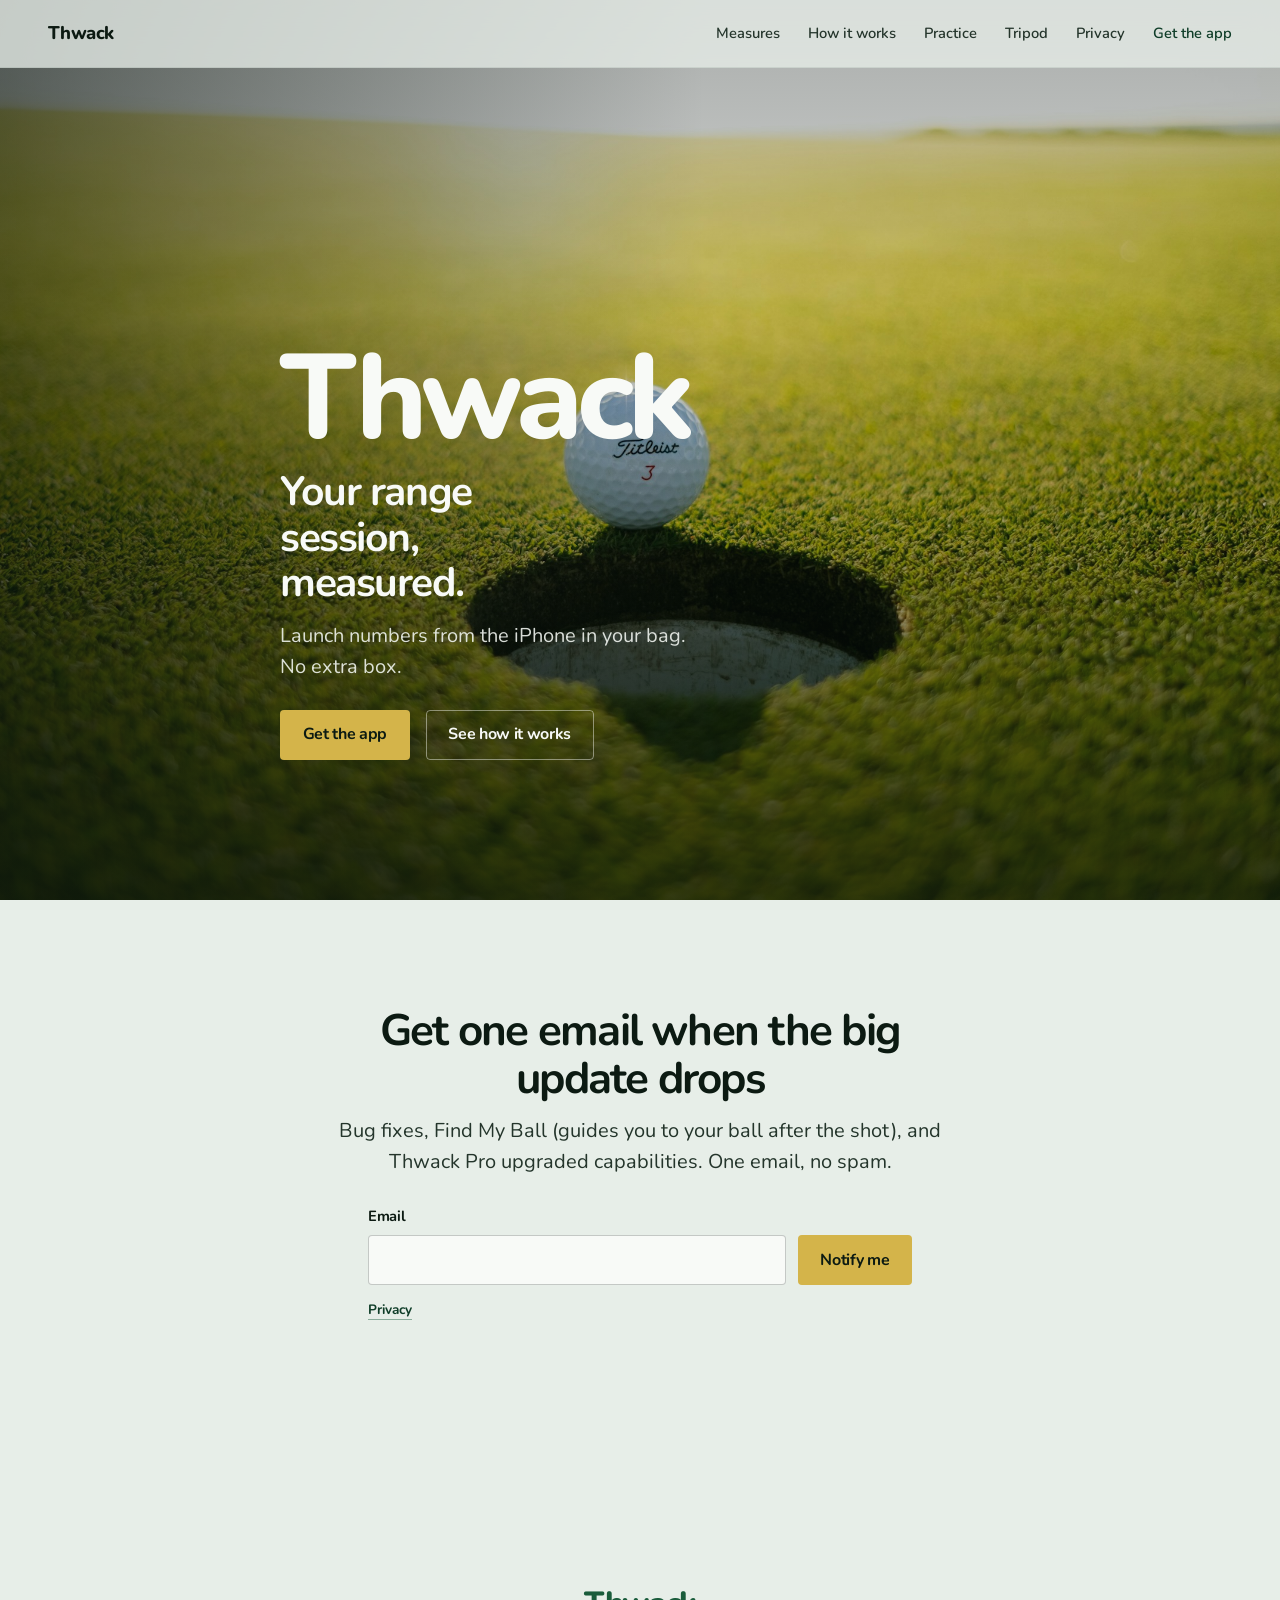
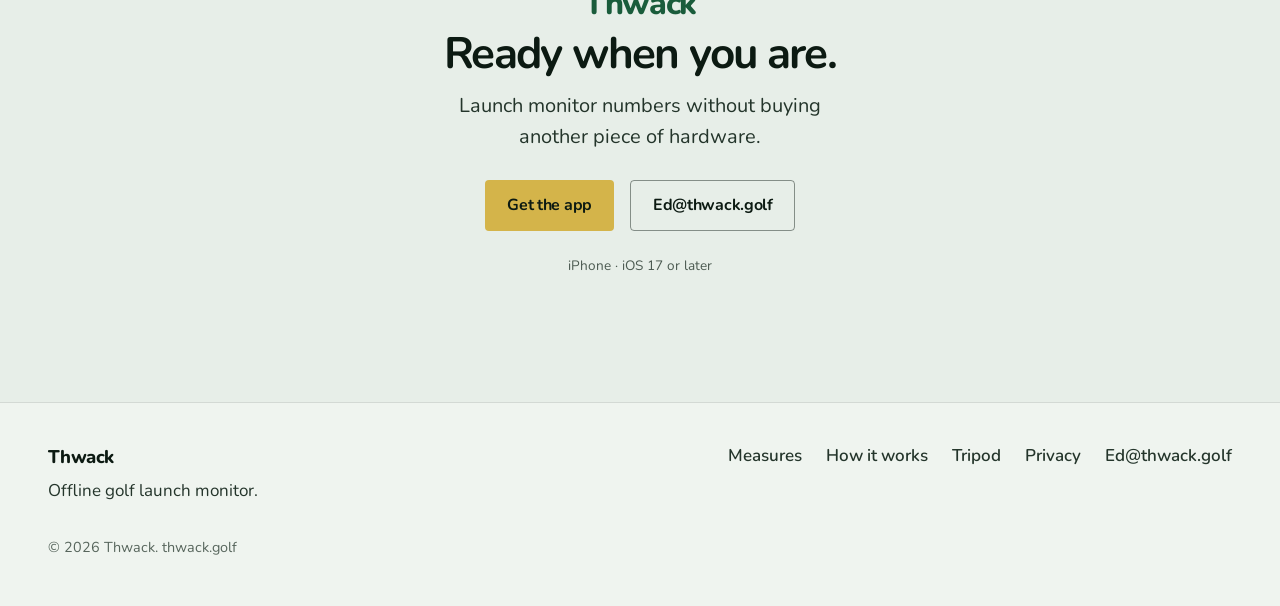
<file: index.html>
<!DOCTYPE html>
<html lang="en">
<head>
  <meta charset="utf-8" />
  <meta name="viewport" content="width=device-width, initial-scale=1" />
  <title>Thwack | Golf launch monitor for iPhone</title>
  <meta name="description" content="Thwack turns your iPhone into an offline golf launch monitor. Ball speed, launch, direction, carry, and a shot tracer. All on your phone." />
  <meta property="og:title" content="Thwack | Golf launch monitor for iPhone" />
  <meta property="og:description" content="Thwack turns your iPhone into an offline golf launch monitor. Ball speed, launch, direction, carry, and a shot tracer. All on your phone." />
  <meta property="og:image" content="https://thwack.golf/assets/hero.jpg" />
  <meta property="og:type" content="website" />
  <link rel="icon" href="assets/favicon.png" type="image/png" />
  <link rel="apple-touch-icon" href="assets/icon.png" />
  <link rel="preconnect" href="https://fonts.googleapis.com" />
  <link rel="preconnect" href="https://fonts.gstatic.com" crossorigin />
  <link href="https://fonts.googleapis.com/css2?family=Nunito:wght@400;500;600;700;800&display=swap" rel="stylesheet" />
  <link rel="stylesheet" href="assets/site.css" />
</head>
<body>
  <a class="skip" href="#main">Skip to content</a>

  <header class="site-header">
    <a class="wordmark" href="" aria-label="Thwack home">Thwack</a>
    <nav class="site-nav" aria-label="Primary">
      <a class="" href="measures/">Measures</a>
      <a class="" href="how/">How it works</a>
      <a class="" href="practice/">Practice</a>
      <a class="" href="tripod/">Tripod</a>
      <a class="" href="Privacy/">Privacy</a>
      <a class="nav-cta" href="https://apps.apple.com/us/app/thwack-golf/id6818693265" data-download>Get the app</a>
    </nav>
  </header>
  <main id="main">
    <section class="hero" aria-label="Introduction">
      <div class="hero-media" aria-hidden="true">
        <img src="assets/hero.jpg" alt="" width="2400" height="1600" fetchpriority="high" />
      </div>
      <div class="hero-veil" aria-hidden="true"></div>
      <div class="hero-copy">
        <p class="brand">Thwack</p>
        <h1>Your range session,<br />measured.</h1>
        <p class="lede">Launch numbers from the iPhone in your bag. No extra box.</p>
        <div class="cta-row">
          <a class="btn btn-primary" href="https://apps.apple.com/us/app/thwack-golf/id6818693265" data-download>Get the app</a>
          <a class="btn btn-ghost" href="how/">See how it works</a>
        </div>
      </div>
    </section>

    <section class="section signup" aria-labelledby="signup-heading">
      <h2 id="signup-heading">Get one email when the big update drops</h2>
      <p class="lede">Bug fixes, Find My Ball (guides you to your ball after the shot), and Thwack Pro upgraded capabilities. One email, no spam.</p>
      <form id="update-signup" class="signup-form" action="https://formspree.io/f/mzeeokkp" method="POST">
        <div class="signup-gotcha" aria-hidden="true">
          <label for="signup-gotcha">Leave blank</label>
          <input id="signup-gotcha" type="text" name="_gotcha" tabindex="-1" autocomplete="off" />
        </div>
        <input type="hidden" name="_subject" value="Thwack update signup" />
        <label class="signup-label" for="signup-email">Email</label>
        <div class="signup-row">
          <input id="signup-email" type="email" name="email" required autocomplete="email" inputmode="email" />
          <button class="btn btn-primary" type="submit">Notify me</button>
        </div>
        <p class="fine"><a href="Privacy/">Privacy</a></p>
        <p id="signup-status" class="signup-status" role="status" aria-live="polite"></p>
      </form>
    </section>

    <section class="section download">
      <p class="brand brand-sm">Thwack</p>
      <h2>Ready when you are.</h2>
      <p class="lede">Launch monitor numbers without buying another piece of hardware.</p>
      <div class="cta-row">
        <a class="btn btn-primary" href="https://apps.apple.com/us/app/thwack-golf/id6818693265" data-download>Get the app</a>
        <a class="btn btn-ghost" href="mailto:Ed@thwack.golf">Ed@thwack.golf</a>
      </div>
      <p class="fine">iPhone · iOS 17 or later</p>
    </section>
  </main>

  <footer class="site-footer">
    <div class="footer-brand">
      <span class="wordmark">Thwack</span>
      <p>Offline golf launch monitor.</p>
    </div>
    <div class="footer-links">
      <a href="measures/">Measures</a>
      <a href="how/">How it works</a>
      <a href="tripod/">Tripod</a>
      <a href="Privacy/">Privacy</a>
      <a href="mailto:Ed@thwack.golf">Ed@thwack.golf</a>
    </div>
    <p class="footer-note">© <span id="y"></span> Thwack. thwack.golf</p>
  </footer>

  <script>
    document.getElementById("y").textContent = new Date().getFullYear();
    window.THWACK_APP_STORE_URL = "https://apps.apple.com/us/app/thwack-golf/id6818693265";
    document.querySelectorAll("[data-download]").forEach((el) => {
      el.setAttribute("href", window.THWACK_APP_STORE_URL);
    });

    const signupForm = document.getElementById("update-signup");
    const signupStatus = document.getElementById("signup-status");
    if (signupForm && signupStatus && window.fetch) {
      signupForm.addEventListener("submit", async (event) => {
        event.preventDefault();
        const submit = signupForm.querySelector("[type=submit]");
        const email = signupForm.querySelector("[name=email]");
        signupStatus.textContent = "";
        signupStatus.classList.remove("is-ok", "is-error");
        if (email) email.removeAttribute("aria-invalid");
        if (submit) submit.disabled = true;
        try {
          const response = await fetch(signupForm.action, {
            method: "POST",
            body: new FormData(signupForm),
            headers: { Accept: "application/json" }
          });
          if (response.ok) {
            signupForm.reset();
            signupStatus.textContent = "Thanks. One email when the update drops.";
            signupStatus.classList.add("is-ok");
            return;
          }
          let message = "Could not sign you up. Please try again.";
          try {
            const data = await response.json();
            if (data && Array.isArray(data.errors) && data.errors.length) {
              message = data.errors.map((error) => error.message).filter(Boolean).join(" ");
            }
          } catch (parseError) {
            /* keep the fallback message */
          }
          signupStatus.textContent = message || "Could not sign you up. Please try again.";
          signupStatus.classList.add("is-error");
          if (email) email.setAttribute("aria-invalid", "true");
        } catch (networkError) {
          signupStatus.textContent = "Could not sign you up. Please try again.";
          signupStatus.classList.add("is-error");
        } finally {
          if (submit) submit.disabled = false;
        }
      });
    }
  </script>
</body>
</html>
</file>
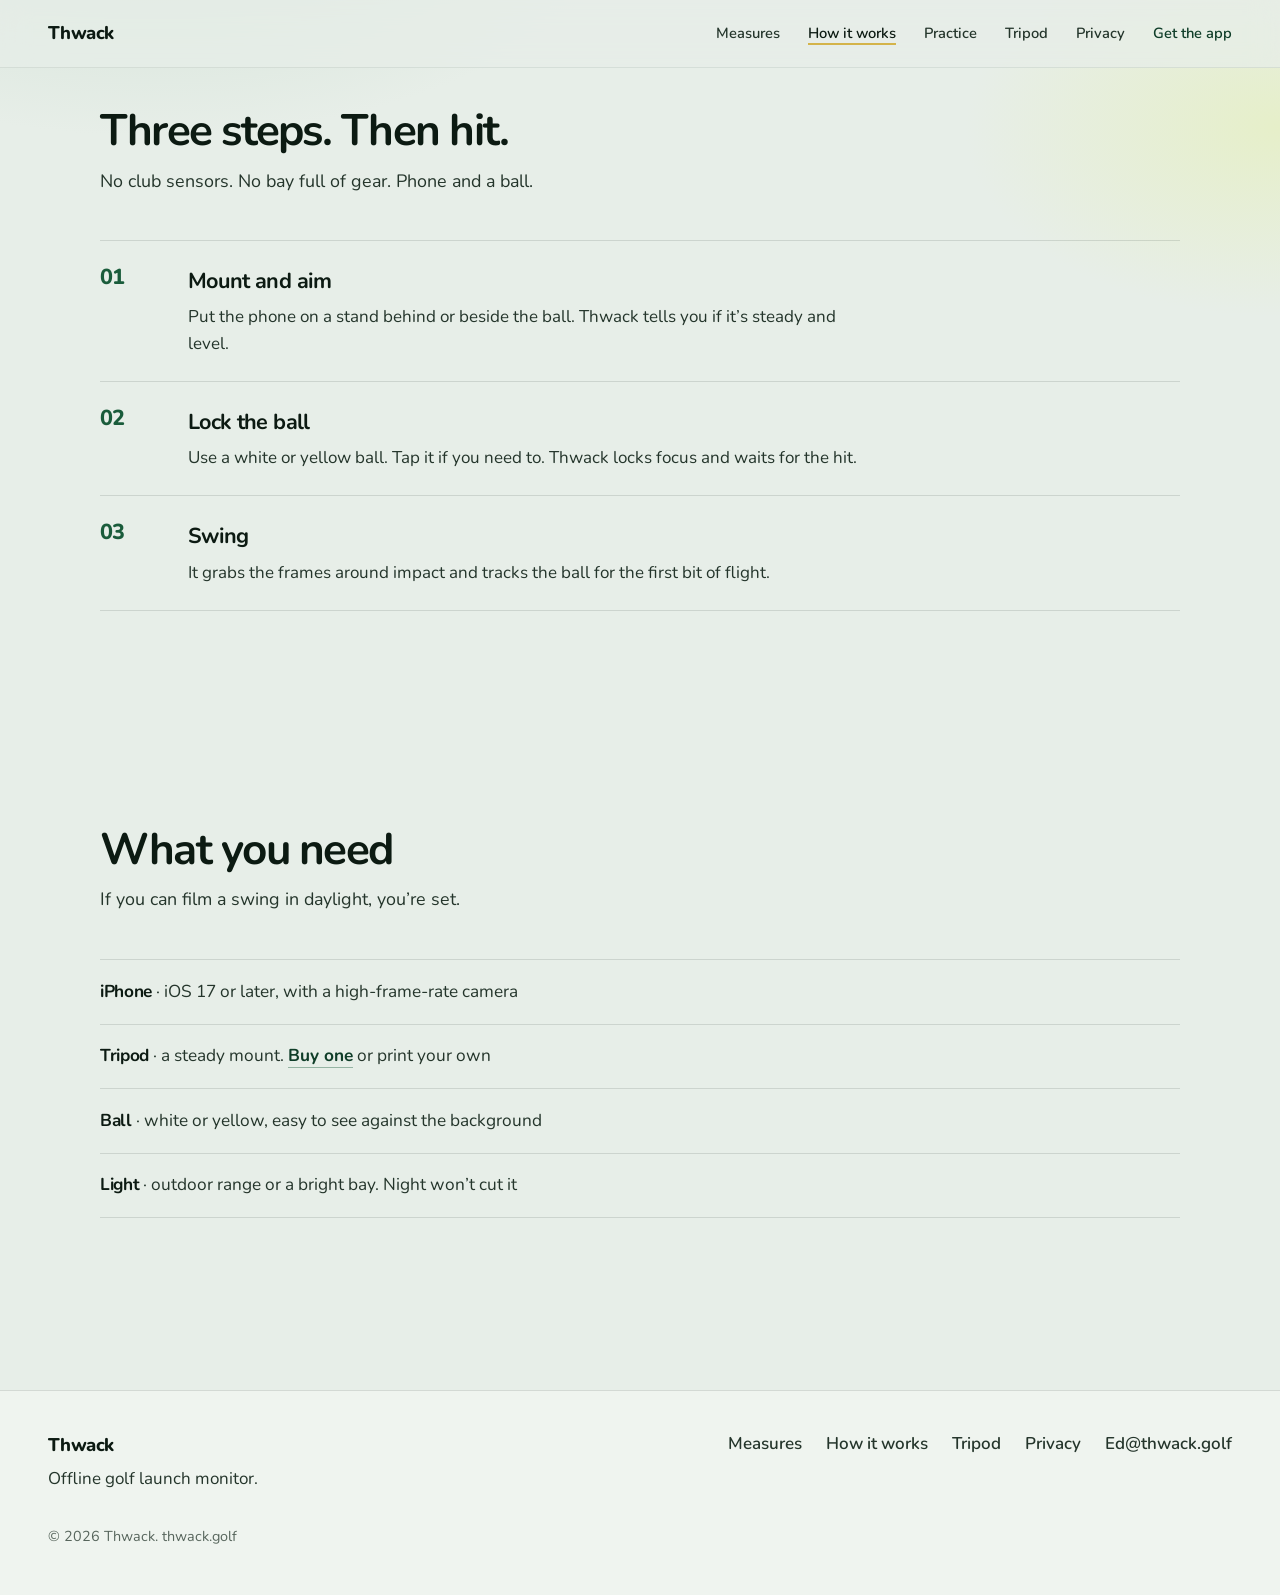
<file: how/index.html>
<!DOCTYPE html>
<html lang="en">
<head>
  <meta charset="utf-8" />
  <meta name="viewport" content="width=device-width, initial-scale=1" />
  <title>How it works | Thwack</title>
  <meta name="description" content="Mount the phone, lock the ball, swing. Thwack handles the rest." />
  <meta property="og:title" content="How it works | Thwack" />
  <meta property="og:description" content="Mount the phone, lock the ball, swing. Thwack handles the rest." />
  <meta property="og:image" content="https://thwack.golf/assets/hero.jpg" />
  <meta property="og:type" content="website" />
  <link rel="icon" href="../assets/favicon.png" type="image/png" />
  <link rel="apple-touch-icon" href="../assets/icon.png" />
  <link rel="preconnect" href="https://fonts.googleapis.com" />
  <link rel="preconnect" href="https://fonts.gstatic.com" crossorigin />
  <link href="https://fonts.googleapis.com/css2?family=Nunito:wght@400;500;600;700;800&display=swap" rel="stylesheet" />
  <link rel="stylesheet" href="../assets/site.css" />
</head>
<body>
  <a class="skip" href="#main">Skip to content</a>

  <header class="site-header">
    <a class="wordmark" href="../" aria-label="Thwack home">Thwack</a>
    <nav class="site-nav" aria-label="Primary">
      <a class="" href="../measures/">Measures</a>
      <a class="is-active" href="../how/">How it works</a>
      <a class="" href="../practice/">Practice</a>
      <a class="" href="../tripod/">Tripod</a>
      <a class="" href="../Privacy/">Privacy</a>
      <a class="nav-cta" href="https://apps.apple.com/us/app/thwack-golf/id6818693265" data-download>Get the app</a>
    </nav>
  </header>
  <main id="main" class="page">
    <section class="section how">
      <div class="section-head">
        <h2>Three steps. Then hit.</h2>
        <p>No club sensors. No bay full of gear. Phone and a ball.</p>
      </div>
      <ol class="steps">
        <li>
          <span class="step-num">01</span>
          <div>
            <h3>Mount and aim</h3>
            <p>Put the phone on a stand behind or beside the ball. Thwack tells you if it’s steady and level.</p>
          </div>
        </li>
        <li>
          <span class="step-num">02</span>
          <div>
            <h3>Lock the ball</h3>
            <p>Use a white or yellow ball. Tap it if you need to. Thwack locks focus and waits for the hit.</p>
          </div>
        </li>
        <li>
          <span class="step-num">03</span>
          <div>
            <h3>Swing</h3>
            <p>It grabs the frames around impact and tracks the ball for the first bit of flight.</p>
          </div>
        </li>
      </ol>
    </section>

    <section class="section setup">
      <div class="section-head">
        <h2>What you need</h2>
        <p>If you can film a swing in daylight, you’re set.</p>
      </div>
      <ul class="need-list" role="list">
        <li><strong>iPhone</strong> · iOS 17 or later, with a high-frame-rate camera</li>
        <li><strong>Tripod</strong> · a steady mount. <a href="../tripod/">Buy one</a> or print your own</li>
        <li><strong>Ball</strong> · white or yellow, easy to see against the background</li>
        <li><strong>Light</strong> · outdoor range or a bright bay. Night won’t cut it</li>
      </ul>
    </section>
  </main>

  <footer class="site-footer">
    <div class="footer-brand">
      <span class="wordmark">Thwack</span>
      <p>Offline golf launch monitor.</p>
    </div>
    <div class="footer-links">
      <a href="../measures/">Measures</a>
      <a href="../how/">How it works</a>
      <a href="../tripod/">Tripod</a>
      <a href="../Privacy/">Privacy</a>
      <a href="mailto:Ed@thwack.golf">Ed@thwack.golf</a>
    </div>
    <p class="footer-note">© <span id="y"></span> Thwack. thwack.golf</p>
  </footer>

  <script>
    document.getElementById("y").textContent = new Date().getFullYear();
    window.THWACK_APP_STORE_URL = "https://apps.apple.com/us/app/thwack-golf/id6818693265";
    document.querySelectorAll("[data-download]").forEach((el) => {
      el.setAttribute("href", window.THWACK_APP_STORE_URL);
    });
  </script>
</body>
</html>
</file>
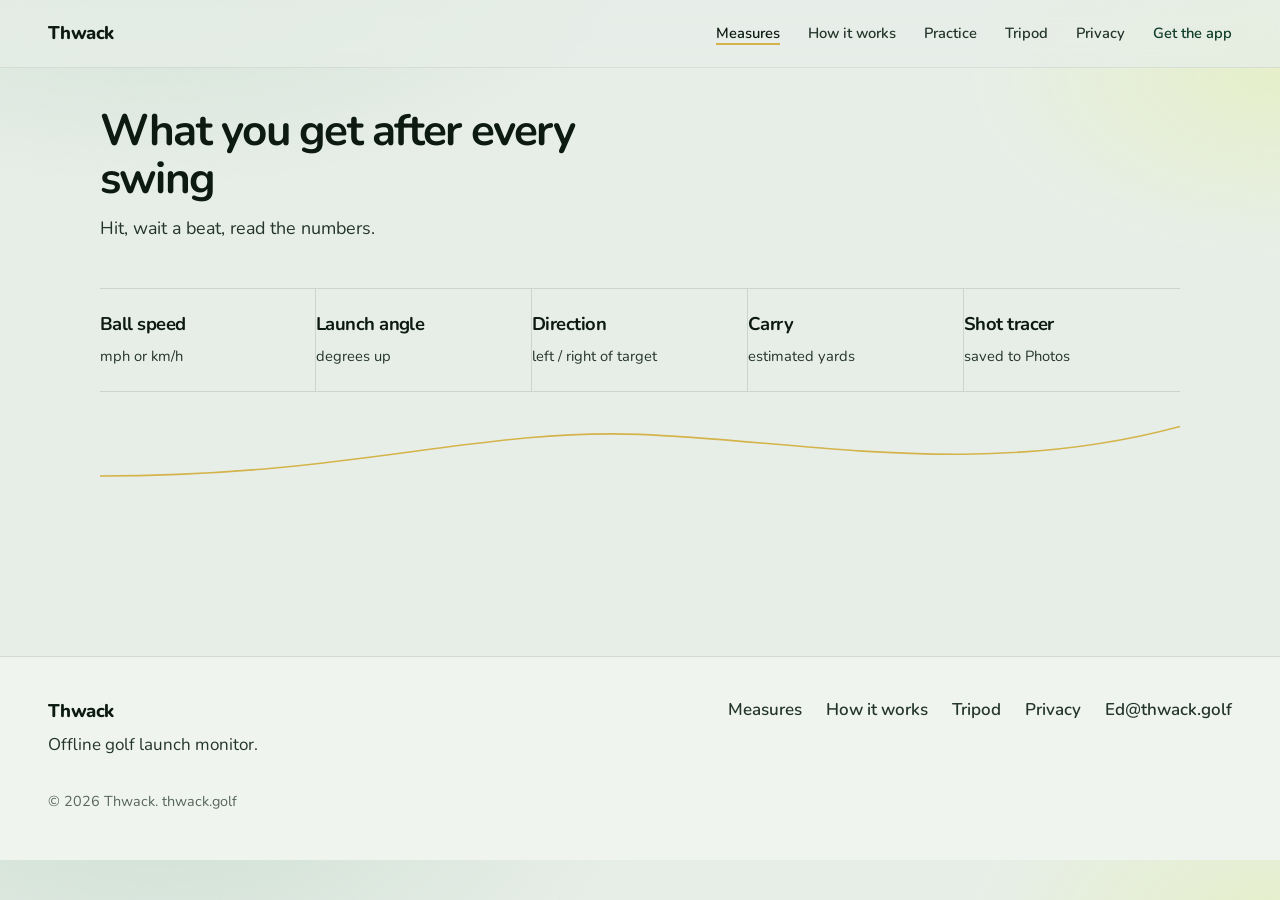
<file: measures/index.html>
<!DOCTYPE html>
<html lang="en">
<head>
  <meta charset="utf-8" />
  <meta name="viewport" content="width=device-width, initial-scale=1" />
  <title>Measures | Thwack</title>
  <meta name="description" content="Ball speed, launch angle, direction, carry, and shot tracer from Thwack." />
  <meta property="og:title" content="Measures | Thwack" />
  <meta property="og:description" content="Ball speed, launch angle, direction, carry, and shot tracer from Thwack." />
  <meta property="og:image" content="https://thwack.golf/assets/hero.jpg" />
  <meta property="og:type" content="website" />
  <link rel="icon" href="../assets/favicon.png" type="image/png" />
  <link rel="apple-touch-icon" href="../assets/icon.png" />
  <link rel="preconnect" href="https://fonts.googleapis.com" />
  <link rel="preconnect" href="https://fonts.gstatic.com" crossorigin />
  <link href="https://fonts.googleapis.com/css2?family=Nunito:wght@400;500;600;700;800&display=swap" rel="stylesheet" />
  <link rel="stylesheet" href="../assets/site.css" />
</head>
<body>
  <a class="skip" href="#main">Skip to content</a>

  <header class="site-header">
    <a class="wordmark" href="../" aria-label="Thwack home">Thwack</a>
    <nav class="site-nav" aria-label="Primary">
      <a class="is-active" href="../measures/">Measures</a>
      <a class="" href="../how/">How it works</a>
      <a class="" href="../practice/">Practice</a>
      <a class="" href="../tripod/">Tripod</a>
      <a class="" href="../Privacy/">Privacy</a>
      <a class="nav-cta" href="https://apps.apple.com/us/app/thwack-golf/id6818693265" data-download>Get the app</a>
    </nav>
  </header>
  <main id="main" class="page">
    <section class="section measures">
      <div class="section-head">
        <h2>What you get after every swing</h2>
        <p>Hit, wait a beat, read the numbers.</p>
      </div>
      <ul class="metric-rail" role="list">
        <li>
          <span class="metric-name">Ball speed</span>
          <span class="metric-hint">mph or km/h</span>
        </li>
        <li>
          <span class="metric-name">Launch angle</span>
          <span class="metric-hint">degrees up</span>
        </li>
        <li>
          <span class="metric-name">Direction</span>
          <span class="metric-hint">left / right of target</span>
        </li>
        <li>
          <span class="metric-name">Carry</span>
          <span class="metric-hint">estimated yards</span>
        </li>
        <li>
          <span class="metric-name">Shot tracer</span>
          <span class="metric-hint">saved to Photos</span>
        </li>
      </ul>
      <svg class="tracer-line" viewBox="0 0 1200 80" preserveAspectRatio="none" aria-hidden="true">
        <path d="M0,70 C280,70 420,10 600,18 S980,75 1200,8" fill="none" stroke="currentColor" stroke-width="2" pathLength="1" />
      </svg>
    </section>
  </main>

  <footer class="site-footer">
    <div class="footer-brand">
      <span class="wordmark">Thwack</span>
      <p>Offline golf launch monitor.</p>
    </div>
    <div class="footer-links">
      <a href="../measures/">Measures</a>
      <a href="../how/">How it works</a>
      <a href="../tripod/">Tripod</a>
      <a href="../Privacy/">Privacy</a>
      <a href="mailto:Ed@thwack.golf">Ed@thwack.golf</a>
    </div>
    <p class="footer-note">© <span id="y"></span> Thwack. thwack.golf</p>
  </footer>

  <script>
    document.getElementById("y").textContent = new Date().getFullYear();
    window.THWACK_APP_STORE_URL = "https://apps.apple.com/us/app/thwack-golf/id6818693265";
    document.querySelectorAll("[data-download]").forEach((el) => {
      el.setAttribute("href", window.THWACK_APP_STORE_URL);
    });
  </script>
</body>
</html>
</file>
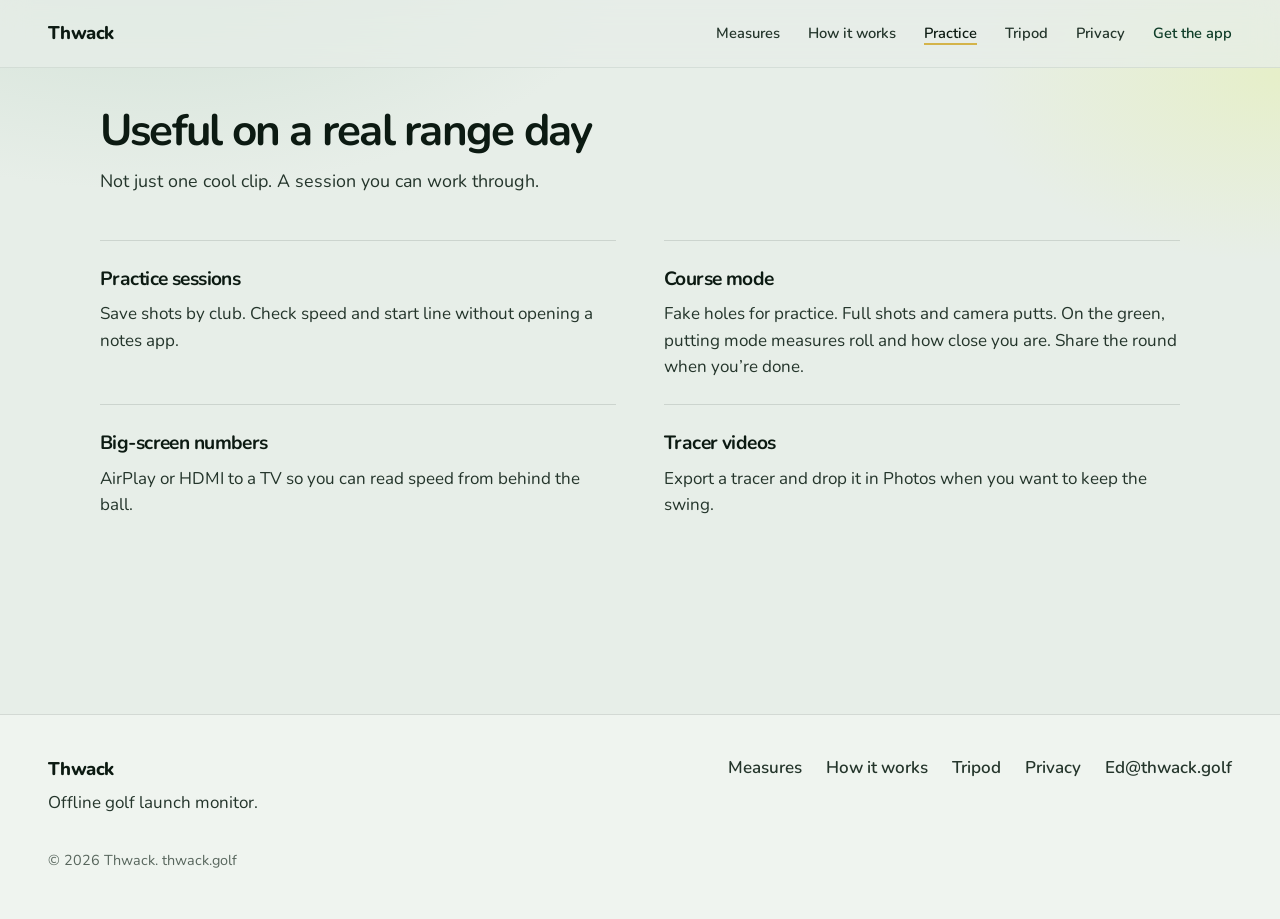
<file: practice/index.html>
<!DOCTYPE html>
<html lang="en">
<head>
  <meta charset="utf-8" />
  <meta name="viewport" content="width=device-width, initial-scale=1" />
  <title>Practice | Thwack</title>
  <meta name="description" content="Sessions, course mode, big-screen numbers, and tracer videos." />
  <meta property="og:title" content="Practice | Thwack" />
  <meta property="og:description" content="Sessions, course mode, big-screen numbers, and tracer videos." />
  <meta property="og:image" content="https://thwack.golf/assets/hero.jpg" />
  <meta property="og:type" content="website" />
  <link rel="icon" href="../assets/favicon.png" type="image/png" />
  <link rel="apple-touch-icon" href="../assets/icon.png" />
  <link rel="preconnect" href="https://fonts.googleapis.com" />
  <link rel="preconnect" href="https://fonts.gstatic.com" crossorigin />
  <link href="https://fonts.googleapis.com/css2?family=Nunito:wght@400;500;600;700;800&display=swap" rel="stylesheet" />
  <link rel="stylesheet" href="../assets/site.css" />
</head>
<body>
  <a class="skip" href="#main">Skip to content</a>

  <header class="site-header">
    <a class="wordmark" href="../" aria-label="Thwack home">Thwack</a>
    <nav class="site-nav" aria-label="Primary">
      <a class="" href="../measures/">Measures</a>
      <a class="" href="../how/">How it works</a>
      <a class="is-active" href="../practice/">Practice</a>
      <a class="" href="../tripod/">Tripod</a>
      <a class="" href="../Privacy/">Privacy</a>
      <a class="nav-cta" href="https://apps.apple.com/us/app/thwack-golf/id6818693265" data-download>Get the app</a>
    </nav>
  </header>
  <main id="main" class="page">
    <section class="section practice">
      <div class="section-head">
        <h2>Useful on a real range day</h2>
        <p>Not just one cool clip. A session you can work through.</p>
      </div>
      <div class="practice-grid">
        <article>
          <h3>Practice sessions</h3>
          <p>Save shots by club. Check speed and start line without opening a notes app.</p>
        </article>
        <article>
          <h3>Course mode</h3>
          <p>Fake holes for practice. Full shots and camera putts. On the green, putting mode measures roll and how close you are. Share the round when you’re done.</p>
        </article>
        <article>
          <h3>Big-screen numbers</h3>
          <p>AirPlay or HDMI to a TV so you can read speed from behind the ball.</p>
        </article>
        <article>
          <h3>Tracer videos</h3>
          <p>Export a tracer and drop it in Photos when you want to keep the swing.</p>
        </article>
      </div>
    </section>
  </main>

  <footer class="site-footer">
    <div class="footer-brand">
      <span class="wordmark">Thwack</span>
      <p>Offline golf launch monitor.</p>
    </div>
    <div class="footer-links">
      <a href="../measures/">Measures</a>
      <a href="../how/">How it works</a>
      <a href="../tripod/">Tripod</a>
      <a href="../Privacy/">Privacy</a>
      <a href="mailto:Ed@thwack.golf">Ed@thwack.golf</a>
    </div>
    <p class="footer-note">© <span id="y"></span> Thwack. thwack.golf</p>
  </footer>

  <script>
    document.getElementById("y").textContent = new Date().getFullYear();
    window.THWACK_APP_STORE_URL = "https://apps.apple.com/us/app/thwack-golf/id6818693265";
    document.querySelectorAll("[data-download]").forEach((el) => {
      el.setAttribute("href", window.THWACK_APP_STORE_URL);
    });
  </script>
</body>
</html>
</file>
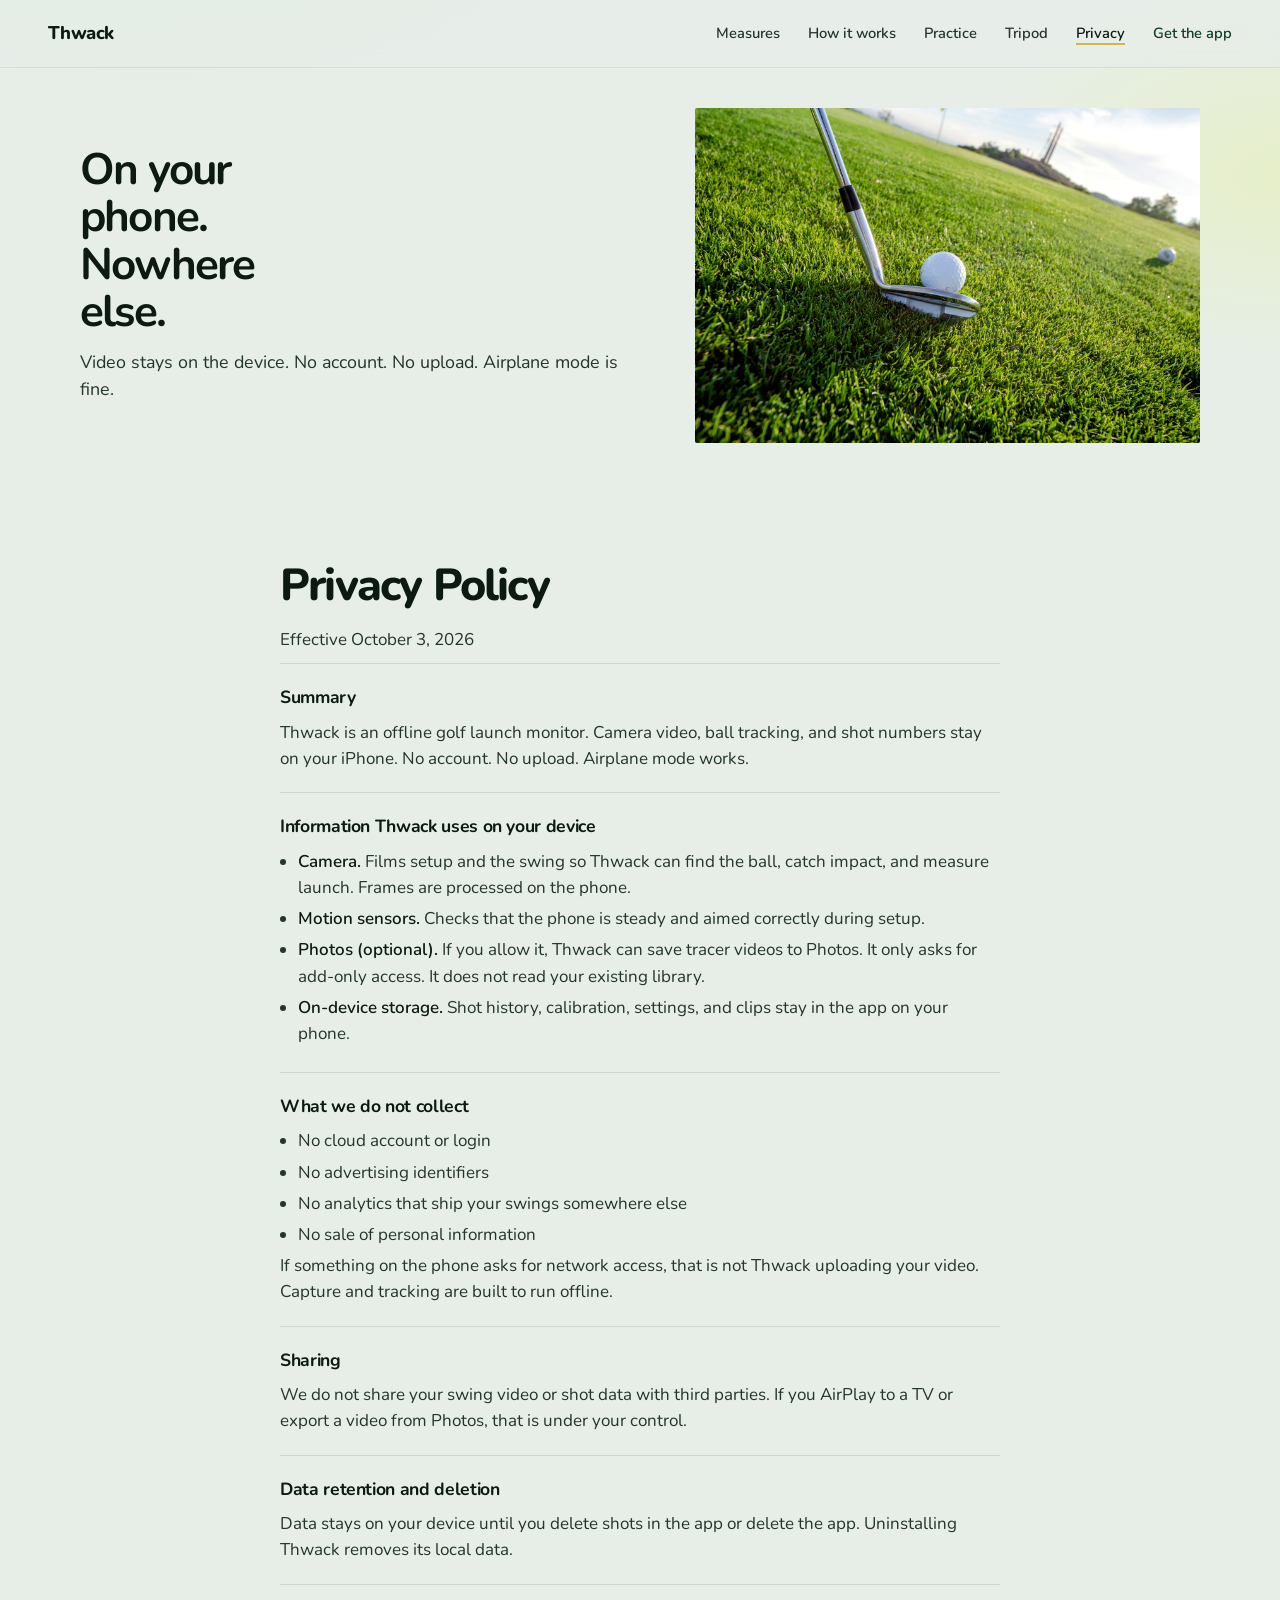
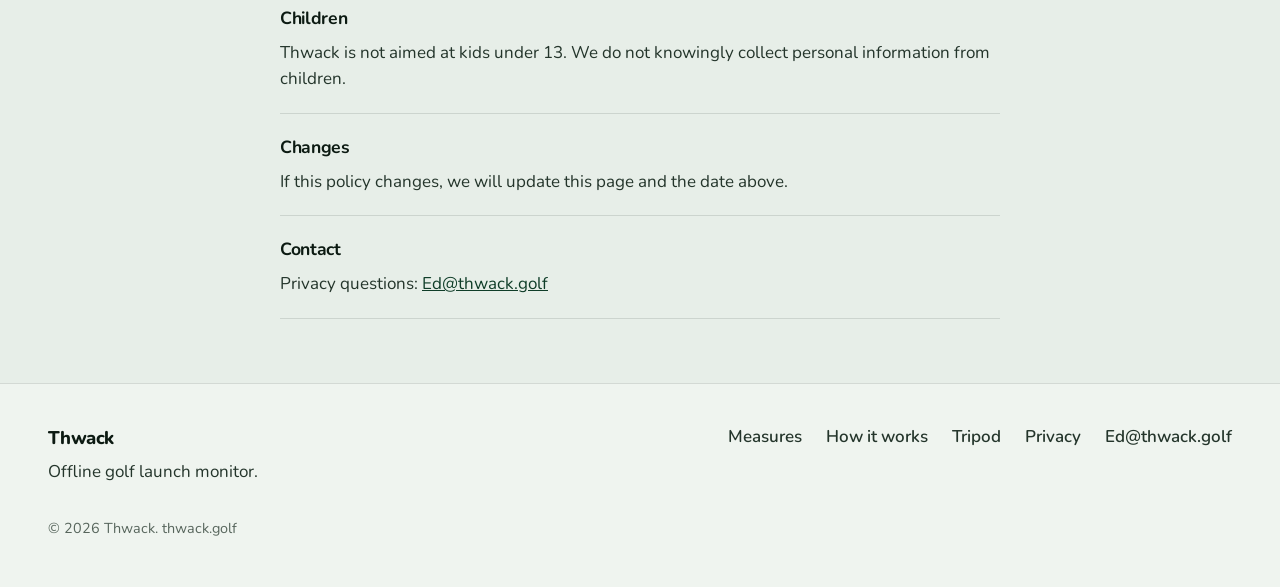
<file: Privacy/index.html>
<!DOCTYPE html>
<html lang="en">
<head>
  <meta charset="utf-8" />
  <meta name="viewport" content="width=device-width, initial-scale=1" />
  <title>Privacy | Thwack</title>
  <meta name="description" content="Thwack keeps video on your phone. No account. No upload." />
  <meta property="og:title" content="Privacy | Thwack" />
  <meta property="og:description" content="Thwack keeps video on your phone. No account. No upload." />
  <meta property="og:image" content="https://thwack.golf/assets/hero.jpg" />
  <meta property="og:type" content="website" />
  <link rel="icon" href="../assets/favicon.png" type="image/png" />
  <link rel="apple-touch-icon" href="../assets/icon.png" />
  <link rel="preconnect" href="https://fonts.googleapis.com" />
  <link rel="preconnect" href="https://fonts.gstatic.com" crossorigin />
  <link href="https://fonts.googleapis.com/css2?family=Nunito:wght@400;500;600;700;800&display=swap" rel="stylesheet" />
  <link rel="stylesheet" href="../assets/site.css" />
</head>
<body>
  <a class="skip" href="#main">Skip to content</a>

  <header class="site-header">
    <a class="wordmark" href="../" aria-label="Thwack home">Thwack</a>
    <nav class="site-nav" aria-label="Primary">
      <a class="" href="../measures/">Measures</a>
      <a class="" href="../how/">How it works</a>
      <a class="" href="../practice/">Practice</a>
      <a class="" href="../tripod/">Tripod</a>
      <a class="is-active" href="../Privacy/">Privacy</a>
      <a class="nav-cta" href="https://apps.apple.com/us/app/thwack-golf/id6818693265" data-download>Get the app</a>
    </nav>
  </header>
  <main id="main" class="page">
    <section class="section split">
      <div class="split-copy">
        <h2>On your phone.<br />Nowhere else.</h2>
        <p>Video stays on the device. No account. No upload. Airplane mode is fine.</p>
      </div>
      <figure class="split-media">
        <img src="../assets/ball.jpg" alt="Close view of a golf ball on a tee" width="1600" height="1060" loading="lazy" />
      </figure>
    </section>

    <div class="legal" style="padding-top:0">
      <h1>Privacy Policy</h1>
      <p class="meta">Effective October 3, 2026</p>

      <section>
        <h2>Summary</h2>
        <p>Thwack is an offline golf launch monitor. Camera video, ball tracking, and shot numbers stay on your iPhone. No account. No upload. Airplane mode works.</p>
      </section>

      <section>
        <h2>Information Thwack uses on your device</h2>
        <ul>
          <li><strong>Camera.</strong> Films setup and the swing so Thwack can find the ball, catch impact, and measure launch. Frames are processed on the phone.</li>
          <li><strong>Motion sensors.</strong> Checks that the phone is steady and aimed correctly during setup.</li>
          <li><strong>Photos (optional).</strong> If you allow it, Thwack can save tracer videos to Photos. It only asks for add-only access. It does not read your existing library.</li>
          <li><strong>On-device storage.</strong> Shot history, calibration, settings, and clips stay in the app on your phone.</li>
        </ul>
      </section>

      <section>
        <h2>What we do not collect</h2>
        <ul>
          <li>No cloud account or login</li>
          <li>No advertising identifiers</li>
          <li>No analytics that ship your swings somewhere else</li>
          <li>No sale of personal information</li>
        </ul>
        <p>If something on the phone asks for network access, that is not Thwack uploading your video. Capture and tracking are built to run offline.</p>
      </section>

      <section>
        <h2>Sharing</h2>
        <p>We do not share your swing video or shot data with third parties. If you AirPlay to a TV or export a video from Photos, that is under your control.</p>
      </section>

      <section>
        <h2>Data retention and deletion</h2>
        <p>Data stays on your device until you delete shots in the app or delete the app. Uninstalling Thwack removes its local data.</p>
      </section>

      <section>
        <h2>Children</h2>
        <p>Thwack is not aimed at kids under 13. We do not knowingly collect personal information from children.</p>
      </section>

      <section>
        <h2>Changes</h2>
        <p>If this policy changes, we will update this page and the date above.</p>
      </section>

      <section>
        <h2>Contact</h2>
        <p>Privacy questions: <a href="mailto:Ed@thwack.golf">Ed@thwack.golf</a></p>
      </section>
    </div>
  </main>

  <footer class="site-footer">
    <div class="footer-brand">
      <span class="wordmark">Thwack</span>
      <p>Offline golf launch monitor.</p>
    </div>
    <div class="footer-links">
      <a href="../measures/">Measures</a>
      <a href="../how/">How it works</a>
      <a href="../tripod/">Tripod</a>
      <a href="../Privacy/">Privacy</a>
      <a href="mailto:Ed@thwack.golf">Ed@thwack.golf</a>
    </div>
    <p class="footer-note">© <span id="y"></span> Thwack. thwack.golf</p>
  </footer>

  <script>
    document.getElementById("y").textContent = new Date().getFullYear();
    window.THWACK_APP_STORE_URL = "https://apps.apple.com/us/app/thwack-golf/id6818693265";
    document.querySelectorAll("[data-download]").forEach((el) => {
      el.setAttribute("href", window.THWACK_APP_STORE_URL);
    });
  </script>
<style>
  .legal { width: min(720px, calc(100% - 2.5rem)); margin: 0 auto; }
  .legal h1 {
    font-family: var(--font-brand); font-weight: 800;
    font-size: clamp(2rem, 5vw, 2.8rem); letter-spacing: -0.04em; margin: 0 0 0.4rem;
  }
  .meta { color: var(--ink-soft); margin: 0 0 2rem; }
  .legal section { padding: 1.25rem 0; border-top: 1px solid var(--line); }
  .legal section:last-of-type { border-bottom: 1px solid var(--line); }
  .legal h2 {
    font-family: var(--font-brand); font-weight: 700; font-size: 1.1rem;
    letter-spacing: -0.02em; margin: 0 0 0.5rem;
  }
  .legal p, .legal li { color: var(--ink-soft); margin: 0 0 0.65rem; }
  .legal p:last-child, .legal ul:last-child { margin-bottom: 0; }
  .legal ul { margin: 0; padding-left: 1.15rem; }
  .legal li { margin: 0.3rem 0; }
  .legal strong { color: var(--ink); font-weight: 600; }
</style>
</body>
</html>
</file>
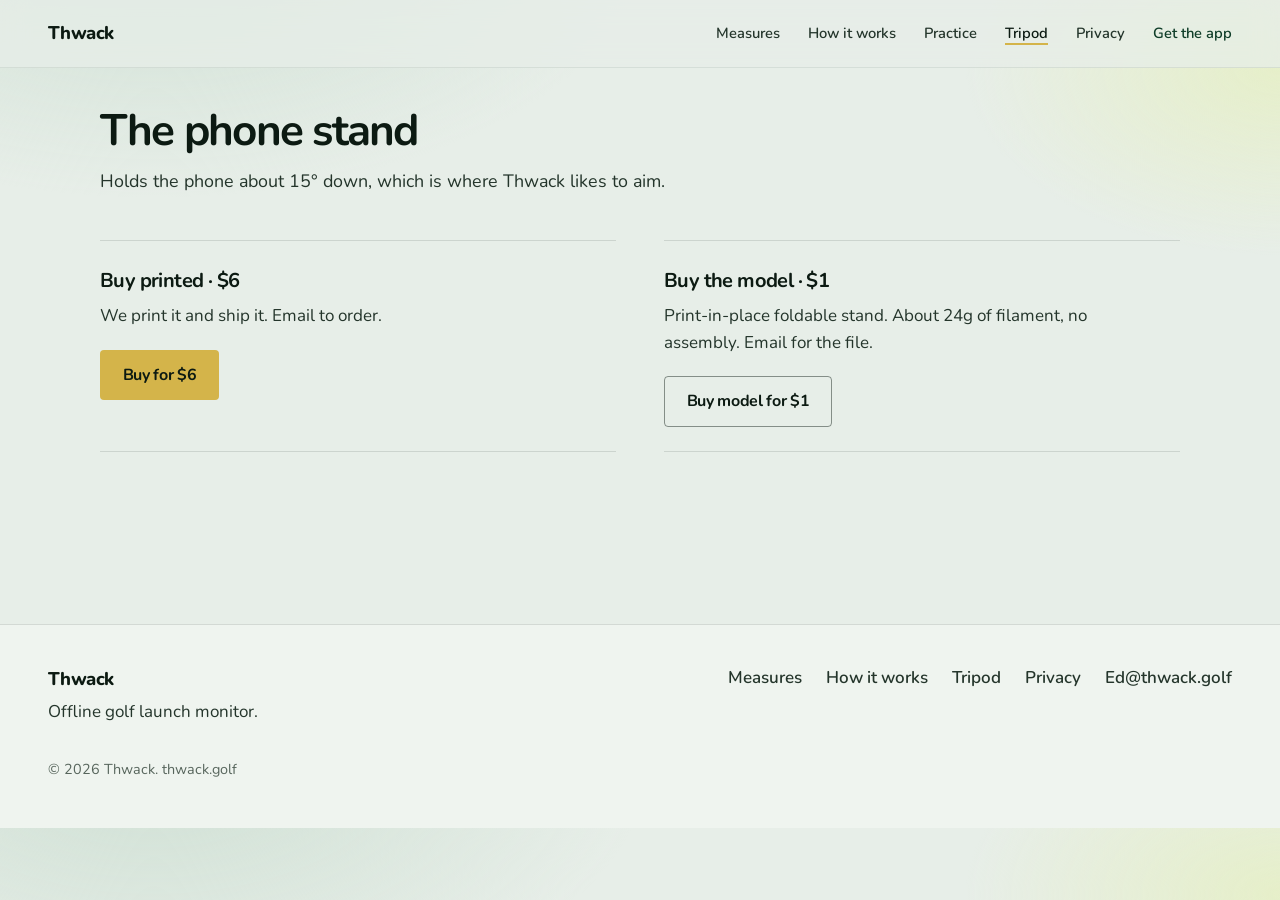
<file: tripod/index.html>
<!DOCTYPE html>
<html lang="en">
<head>
  <meta charset="utf-8" />
  <meta name="viewport" content="width=device-width, initial-scale=1" />
  <title>Phone stand | Thwack</title>
  <meta name="description" content="Buy a printed Thwack phone stand for $6, or the 3D model for $1." />
  <meta property="og:title" content="Phone stand | Thwack" />
  <meta property="og:description" content="Buy a printed Thwack phone stand for $6, or the 3D model for $1." />
  <meta property="og:image" content="https://thwack.golf/assets/hero.jpg" />
  <meta property="og:type" content="website" />
  <link rel="icon" href="../assets/favicon.png" type="image/png" />
  <link rel="apple-touch-icon" href="../assets/icon.png" />
  <link rel="preconnect" href="https://fonts.googleapis.com" />
  <link rel="preconnect" href="https://fonts.gstatic.com" crossorigin />
  <link href="https://fonts.googleapis.com/css2?family=Nunito:wght@400;500;600;700;800&display=swap" rel="stylesheet" />
  <link rel="stylesheet" href="../assets/site.css" />
</head>
<body>
  <a class="skip" href="#main">Skip to content</a>

  <header class="site-header">
    <a class="wordmark" href="../" aria-label="Thwack home">Thwack</a>
    <nav class="site-nav" aria-label="Primary">
      <a class="" href="../measures/">Measures</a>
      <a class="" href="../how/">How it works</a>
      <a class="" href="../practice/">Practice</a>
      <a class="is-active" href="../tripod/">Tripod</a>
      <a class="" href="../Privacy/">Privacy</a>
      <a class="nav-cta" href="https://apps.apple.com/us/app/thwack-golf/id6818693265" data-download>Get the app</a>
    </nav>
  </header>
  <main id="main" class="page">
    <section class="section tripod">
      <div class="section-head">
        <h2>The phone stand</h2>
        <p>Holds the phone about 15° down, which is where Thwack likes to aim.</p>
      </div>
      <div class="tripod-actions">
        <div>
          <h3>Buy printed · $6</h3>
          <p>We print it and ship it. Email to order.</p>
          <a class="btn btn-primary" href="mailto:Ed@thwack.golf?subject=Order%20Thwack%20tripod%20%246&body=Hi%20Ed%2C%0A%0AI%27d%20like%20to%20order%20a%20printed%20Thwack%20phone%20stand%20for%20%246.%0A%0AShip%20to%3A%0A">Buy for $6</a>
        </div>
        <div>
          <h3>Buy the model · $1</h3>
          <p>Print-in-place foldable stand. About 24g of filament, no assembly. Email for the file.</p>
          <a class="btn btn-ghost" href="mailto:Ed@thwack.golf?subject=Thwack%20stand%20model%20%241&body=Hi%20Ed%2C%0A%0AI%27d%20like%20the%20Thwack%20phone%20stand%203D%20model%20for%20%241.%0A">Buy model for $1</a>
        </div>
      </div>
    </section>
  </main>

  <footer class="site-footer">
    <div class="footer-brand">
      <span class="wordmark">Thwack</span>
      <p>Offline golf launch monitor.</p>
    </div>
    <div class="footer-links">
      <a href="../measures/">Measures</a>
      <a href="../how/">How it works</a>
      <a href="../tripod/">Tripod</a>
      <a href="../Privacy/">Privacy</a>
      <a href="mailto:Ed@thwack.golf">Ed@thwack.golf</a>
    </div>
    <p class="footer-note">© <span id="y"></span> Thwack. thwack.golf</p>
  </footer>

  <script>
    document.getElementById("y").textContent = new Date().getFullYear();
    window.THWACK_APP_STORE_URL = "https://apps.apple.com/us/app/thwack-golf/id6818693265";
    document.querySelectorAll("[data-download]").forEach((el) => {
      el.setAttribute("href", window.THWACK_APP_STORE_URL);
    });
  </script>
</body>
</html>
</file>
<file: assets/site.css>
/* Thwack marketing site
   Direction: deep fairway ink + warm tracer gold on cool mist greens.
   Type: SF Rounded (app) → Nunito on the web. */

:root {
  --ink: #0c1a12;
  --ink-soft: #24352b;
  --mist: #e7eee8;
  --mist-deep: #d5e0d7;
  --panel: #f3f7f3;
  --fairway: #1a5c3b;
  --fairway-deep: #0f3d28;
  --tracer: #d4b44a;
  --tracer-hot: #f0d56a;
  --white: #f8faf7;
  --line: color-mix(in srgb, var(--ink) 12%, transparent);
  --header-h: 4.25rem;
  --ease: cubic-bezier(0.22, 1, 0.36, 1);
  --font: ui-rounded, "SF Pro Rounded", "Nunito", "Avenir Next Rounded", system-ui, sans-serif;
  --font-brand: var(--font);
  --font-body: var(--font);
}

*,
*::before,
*::after { box-sizing: border-box; }

/* Inner pages sit under the fixed header */
.page {
  padding: calc(var(--header-h) + 2.5rem) 0 4rem;
}

.page > .section:first-child {
  padding-top: 0;
}

.site-nav a.is-active {
  color: var(--ink);
  box-shadow: inset 0 -2px 0 var(--tracer);
}

.page-hero-mini {
  width: min(1080px, calc(100% - 2.5rem));
  margin: 0 auto 1rem;
}

.page-hero-mini .brand-sm {
  margin-bottom: 0.35rem;
}

html {
  color-scheme: light;
  scroll-behavior: auto;
}


body {
  margin: 0;
  color: var(--ink);
  background:
    radial-gradient(900px 480px at 12% -8%, #cfe0d4 0%, transparent 55%),
    radial-gradient(700px 420px at 100% 8%, #e6efc9 0%, transparent 45%),
    var(--mist);
  font-family: var(--font-body);
  font-optical-sizing: auto;
  font-size: 1.0625rem;
  line-height: 1.55;
  -webkit-font-smoothing: antialiased;
}

img {
  display: block;
  max-width: 100%;
  height: auto;
}

a { color: var(--fairway-deep); }

.skip {
  position: absolute;
  left: -999px;
  top: 0;
  background: var(--ink);
  color: var(--white);
  padding: 0.75rem 1rem;
  z-index: 100;
}
.skip:focus { left: 1rem; top: 1rem; }

/* -- Header -- */
.site-header {
  position: fixed;
  inset: 0 0 auto;
  z-index: 40;
  height: var(--header-h);
  display: flex;
  align-items: center;
  justify-content: space-between;
  padding: 0 clamp(1.25rem, 4vw, 3rem);
  background: color-mix(in srgb, var(--mist) 78%, transparent);
  backdrop-filter: blur(14px) saturate(1.2);
  border-bottom: 1px solid color-mix(in srgb, var(--ink) 8%, transparent);
}

.wordmark {
  font-family: var(--font-brand);
  font-weight: 800;
  font-size: 1.15rem;
  letter-spacing: -0.03em;
  text-decoration: none;
  color: var(--ink);
}

.site-nav {
  display: flex;
  align-items: center;
  gap: clamp(1rem, 3vw, 1.75rem);
}

.site-nav a {
  font-family: var(--font-brand);
  font-weight: 600;
  font-size: 0.92rem;
  text-decoration: none;
  color: var(--ink-soft);
}

.site-nav a:hover { color: var(--ink); }

.nav-cta {
  color: var(--fairway-deep) !important;
}

@media (max-width: 720px) {
  .site-header {
    height: auto;
    min-height: var(--header-h);
    flex-wrap: wrap;
    gap: 0.55rem 1rem;
    padding-top: 0.85rem;
    padding-bottom: 0.85rem;
  }
  .site-nav {
    width: 100%;
    flex-wrap: wrap;
    gap: 0.65rem 1rem;
  }
  .site-nav a {
    font-size: 0.85rem;
  }
}

/* -- Hero -- */
.hero {
  position: relative;
  min-height: 100svh;
  display: grid;
  align-items: end;
  overflow: hidden;
  color: var(--white);
}

.hero-media {
  position: absolute;
  inset: 0;
}

.hero-media img {
  width: 100%;
  height: 100%;
  object-fit: cover;
  object-position: 55% 40%;
  transform: scale(1.06);
  animation: heroDrift 28s var(--ease) infinite alternate;
}

@keyframes heroDrift {
  from { transform: scale(1.06) translate3d(0, 0, 0); }
  to { transform: scale(1.12) translate3d(-1.5%, 1%, 0); }
}

.hero-veil {
  position: absolute;
  inset: 0;
  background:
    linear-gradient(180deg, rgba(8, 18, 12, 0.35) 0%, rgba(8, 18, 12, 0.18) 35%, rgba(8, 18, 12, 0.72) 100%),
    linear-gradient(90deg, rgba(8, 18, 12, 0.55) 0%, transparent 55%);
}

.hero-copy {
  position: relative;
  z-index: 1;
  width: min(720px, calc(100% - 2.5rem));
  margin: 0 auto var(--header-h);
  padding: 0 0 clamp(2.5rem, 8vh, 4.5rem);
  animation: rise 1s var(--ease) both;
}

@keyframes rise {
  from { opacity: 0; transform: translateY(18px); }
  to { opacity: 1; transform: none; }
}

.brand {
  font-family: var(--font-brand);
  font-weight: 800;
  font-size: clamp(3.4rem, 12vw, 7.5rem);
  letter-spacing: -0.05em;
  line-height: 0.9;
  margin: 0 0 1rem;
  color: inherit;
}

.brand-sm {
  font-size: clamp(1.5rem, 4vw, 2rem);
  letter-spacing: -0.04em;
  color: var(--fairway);
  margin-bottom: 0.75rem;
}

.hero h1 {
  font-family: var(--font-brand);
  font-weight: 700;
  font-size: clamp(1.65rem, 4.2vw, 2.55rem);
  letter-spacing: -0.035em;
  line-height: 1.12;
  margin: 0 0 0.85rem;
  max-width: 14ch;
}

.lede {
  margin: 0 0 1.75rem;
  font-size: clamp(1.05rem, 2.2vw, 1.25rem);
  font-weight: 400;
  max-width: 34ch;
  color: color-mix(in srgb, var(--white) 86%, transparent);
}

.hero .lede { color: color-mix(in srgb, #f4f7f2 88%, transparent); }

.cta-row {
  display: flex;
  flex-wrap: wrap;
  gap: 0.85rem 1rem;
  align-items: center;
}

.btn {
  font-family: var(--font-brand);
  font-weight: 700;
  font-size: 1rem;
  letter-spacing: -0.02em;
  text-decoration: none;
  display: inline-flex;
  align-items: center;
  justify-content: center;
  min-height: 3.15rem;
  padding: 0 1.35rem;
  border-radius: 4px;
  border: 1px solid transparent;
  transition: transform 160ms var(--ease), background 160ms ease, color 160ms ease, border-color 160ms ease;
}

.btn:hover { transform: translateY(-1px); }
.btn:active { transform: none; }

.btn-primary {
  background: var(--tracer);
  color: var(--ink);
}

.btn-primary:hover { background: var(--tracer-hot); }

.btn-ghost {
  background: transparent;
  color: inherit;
  border-color: color-mix(in srgb, currentColor 45%, transparent);
}

.hero .btn-ghost { color: var(--white); }

.btn-ghost:hover {
  border-color: currentColor;
  background: color-mix(in srgb, currentColor 8%, transparent);
}

/* -- Sections -- */
.section {
  width: min(1080px, calc(100% - 2.5rem));
  margin: 0 auto;
  padding: clamp(4.5rem, 12vh, 7.5rem) 0;
}

.section-head {
  max-width: 36rem;
  margin-bottom: clamp(2rem, 5vh, 3.25rem);
}

.section-head h2,
.split-copy h2,
.download h2,
.signup h2 {
  font-family: var(--font-brand);
  font-weight: 700;
  font-size: clamp(1.85rem, 4vw, 2.75rem);
  letter-spacing: -0.04em;
  line-height: 1.08;
  margin: 0 0 0.75rem;
}

.section-head p,
.split-copy p {
  margin: 0;
  color: var(--ink-soft);
  font-size: 1.12rem;
}

/* Metrics - not cards: one horizontal composition */
.measures {
  position: relative;
}

.metric-rail {
  list-style: none;
  margin: 0;
  padding: 0;
  display: grid;
  grid-template-columns: repeat(5, minmax(0, 1fr));
  gap: 0;
  border-top: 1px solid var(--line);
  border-bottom: 1px solid var(--line);
}

.metric-rail li {
  padding: 1.35rem 1rem 1.35rem 0;
  border-right: 1px solid var(--line);
}

.metric-rail li:last-child {
  border-right: 0;
  padding-right: 0;
}

.metric-name {
  display: block;
  font-family: var(--font-brand);
  font-weight: 700;
  font-size: 1.15rem;
  letter-spacing: -0.03em;
  margin-bottom: 0.25rem;
}

.metric-hint {
  color: var(--ink-soft);
  font-size: 0.92rem;
}

.tracer-line {
  display: block;
  width: 100%;
  height: 64px;
  margin-top: 1.75rem;
  color: var(--tracer);
}

.tracer-line path {
  stroke-dasharray: 1;
  stroke-dashoffset: 1;
  animation: drawTracer 1.8s var(--ease) 0.2s forwards;
}

@keyframes drawTracer {
  to { stroke-dashoffset: 0; }
}

@media (max-width: 860px) {
  .metric-rail {
    grid-template-columns: 1fr 1fr;
  }
  .metric-rail li {
    border-right: 0;
    border-bottom: 1px solid var(--line);
    padding: 1.1rem 0;
  }
  .metric-rail li:nth-child(odd) {
    padding-right: 1rem;
  }
}

/* How it works */
.steps {
  list-style: none;
  margin: 0;
  padding: 0;
  display: grid;
  gap: 0;
}

.steps li {
  display: grid;
  grid-template-columns: 4.5rem 1fr;
  gap: 1rem;
  padding: 1.5rem 0;
  border-top: 1px solid var(--line);
}

.steps li:last-child { border-bottom: 1px solid var(--line); }

.step-num {
  font-family: var(--font-brand);
  font-weight: 800;
  font-size: 1.35rem;
  letter-spacing: -0.04em;
  color: var(--fairway);
  line-height: 1.2;
}

.steps h3 {
  font-family: var(--font-brand);
  font-weight: 700;
  font-size: 1.35rem;
  letter-spacing: -0.03em;
  margin: 0 0 0.35rem;
}

.steps p {
  margin: 0;
  color: var(--ink-soft);
  max-width: 42rem;
}

/* Privacy split */
.split {
  display: grid;
  grid-template-columns: 1.05fr 0.95fr;
  gap: clamp(1.75rem, 5vw, 3.5rem);
  align-items: center;
  width: min(1120px, calc(100% - 2.5rem));
}

.split-copy h2 { max-width: 10ch; }

.split-copy p + p { margin-top: 1rem; }

.text-link {
  font-family: var(--font-brand);
  font-weight: 700;
  text-decoration: none;
  border-bottom: 1px solid color-mix(in srgb, var(--fairway) 45%, transparent);
  padding-bottom: 0.1rem;
}

.text-link:hover { border-bottom-color: var(--fairway); }

.split-media {
  margin: 0;
  overflow: hidden;
  border-radius: 2px;
  min-height: 280px;
}

.split-media img {
  width: 100%;
  height: 100%;
  min-height: 320px;
  object-fit: cover;
  filter: saturate(0.92) contrast(1.04);
}

@media (max-width: 800px) {
  .split { grid-template-columns: 1fr; }
  .split-media { order: -1; }
}

/* Practice - editorial rows, not cards */
.practice-grid {
  display: grid;
  grid-template-columns: 1fr 1fr;
  gap: 0 3rem;
}

.practice-grid article {
  padding: 1.5rem 0;
  border-top: 1px solid var(--line);
}

.practice-grid h3 {
  font-family: var(--font-brand);
  font-weight: 700;
  font-size: 1.2rem;
  letter-spacing: -0.03em;
  margin: 0 0 0.4rem;
}

.practice-grid p {
  margin: 0;
  color: var(--ink-soft);
}

@media (max-width: 700px) {
  .practice-grid { grid-template-columns: 1fr; gap: 0; }
}

/* Setup needs */
.need-list {
  list-style: none;
  margin: 0;
  padding: 0;
}

.need-list li {
  padding: 1.15rem 0;
  border-top: 1px solid var(--line);
  color: var(--ink-soft);
  font-size: 1.08rem;
}

.need-list li:last-child { border-bottom: 1px solid var(--line); }

.need-list strong {
  font-family: var(--font-brand);
  font-weight: 700;
  color: var(--ink);
  letter-spacing: -0.02em;
}

.need-list a {
  font-weight: 700;
  text-decoration: none;
  border-bottom: 1px solid color-mix(in srgb, var(--fairway) 40%, transparent);
}

/* Tripod buy / print */
.tripod-actions {
  display: grid;
  grid-template-columns: 1fr 1fr;
  gap: 0 3rem;
}

.tripod-actions > div {
  padding: 1.5rem 0;
  border-top: 1px solid var(--line);
  border-bottom: 1px solid var(--line);
}

.tripod-actions h3 {
  font-family: var(--font-brand);
  font-weight: 700;
  font-size: 1.25rem;
  letter-spacing: -0.03em;
  margin: 0 0 0.45rem;
}

.tripod-actions p {
  margin: 0 0 1.25rem;
  color: var(--ink-soft);
  max-width: 28rem;
}

.tripod-actions .btn-ghost {
  color: var(--ink);
}

@media (max-width: 700px) {
  .tripod-actions { grid-template-columns: 1fr; gap: 0; }
  .tripod-actions > div:first-child { border-bottom: 0; }
}

/* Update signup */
.signup {
  text-align: center;
}

.signup h2 {
  margin-left: auto;
  margin-right: auto;
  max-width: 14em;
}

.signup .lede {
  margin-left: auto;
  margin-right: auto;
  max-width: 38rem;
  color: var(--ink-soft);
}

.signup-form {
  width: min(34rem, 100%);
  margin: 0 auto;
  text-align: left;
}

.signup-label {
  display: block;
  margin-bottom: 0.45rem;
  font-family: var(--font-brand);
  font-weight: 700;
  font-size: 0.92rem;
  letter-spacing: -0.02em;
}

.signup-row {
  display: flex;
  flex-wrap: wrap;
  gap: 0.75rem;
  align-items: stretch;
}

.signup-row input[type="email"] {
  font: inherit;
  color: var(--ink);
  background: var(--white);
  border: 1px solid color-mix(in srgb, var(--ink) 22%, transparent);
  border-radius: 4px;
  min-height: 3.15rem;
  padding: 0 1rem;
  flex: 1 1 14rem;
  min-width: 0;
}

.signup-row input[type="email"]:focus-visible {
  outline: 2px solid var(--fairway);
  outline-offset: 2px;
}

.signup-row .btn {
  flex: 0 0 auto;
}

.signup-gotcha {
  position: absolute;
  width: 1px;
  height: 1px;
  padding: 0;
  margin: -1px;
  overflow: hidden;
  clip: rect(0, 0, 0, 0);
  clip-path: inset(50%);
  white-space: nowrap;
  border: 0;
}

.signup .fine {
  margin: 0.85rem 0 0;
  text-align: left;
}

.signup .fine a {
  font-weight: 700;
  text-decoration: none;
  border-bottom: 1px solid color-mix(in srgb, var(--fairway) 45%, transparent);
}

.signup .fine a:hover {
  border-bottom-color: var(--fairway);
}

.signup-status {
  min-height: 1.4em;
  margin: 0.75rem 0 0;
  font-family: var(--font-brand);
  font-weight: 700;
  letter-spacing: -0.02em;
}

.signup-status.is-ok { color: var(--fairway-deep); }
.signup-status.is-error { color: #8a2e22; }

.signup-form button:disabled {
  opacity: 0.7;
  transform: none;
}

@media (max-width: 560px) {
  .signup-row .btn { width: 100%; }
}

/* Download */
.download {
  text-align: center;
  padding-top: clamp(5rem, 14vh, 8rem);
  padding-bottom: clamp(5rem, 14vh, 8rem);
}

.download .lede {
  margin-left: auto;
  margin-right: auto;
  color: var(--ink-soft);
}

.download .cta-row {
  justify-content: center;
}

.download .btn-ghost {
  color: var(--ink);
}

.fine {
  margin: 1.5rem auto 0;
  max-width: 36rem;
  font-size: 0.85rem;
  color: color-mix(in srgb, var(--ink-soft) 80%, transparent);
}

/* Footer */
.site-footer {
  border-top: 1px solid var(--line);
  padding: 2.5rem clamp(1.25rem, 4vw, 3rem) 3rem;
  display: grid;
  grid-template-columns: 1.2fr 1fr;
  gap: 1.5rem;
  background: color-mix(in srgb, var(--panel) 70%, transparent);
}

.footer-brand p {
  margin: 0.4rem 0 0;
  color: var(--ink-soft);
}

.footer-links {
  display: flex;
  flex-wrap: wrap;
  gap: 1rem 1.5rem;
  align-items: start;
  justify-content: end;
  font-family: var(--font-brand);
  font-weight: 600;
}

.footer-links a { text-decoration: none; color: var(--ink-soft); }
.footer-links a:hover { color: var(--ink); }

.footer-note {
  grid-column: 1 / -1;
  margin: 0.5rem 0 0;
  color: color-mix(in srgb, var(--ink-soft) 75%, transparent);
  font-size: 0.9rem;
}

@media (max-width: 640px) {
  .site-footer { grid-template-columns: 1fr; }
  .footer-links { justify-content: start; }
}

@media (prefers-reduced-motion: reduce) {
  html { scroll-behavior: auto; }
  .hero-media img { animation: none; transform: none; }
  .hero-copy { animation: none; }
  .tracer-line path { animation: none; stroke-dashoffset: 0; }
}
</file>
